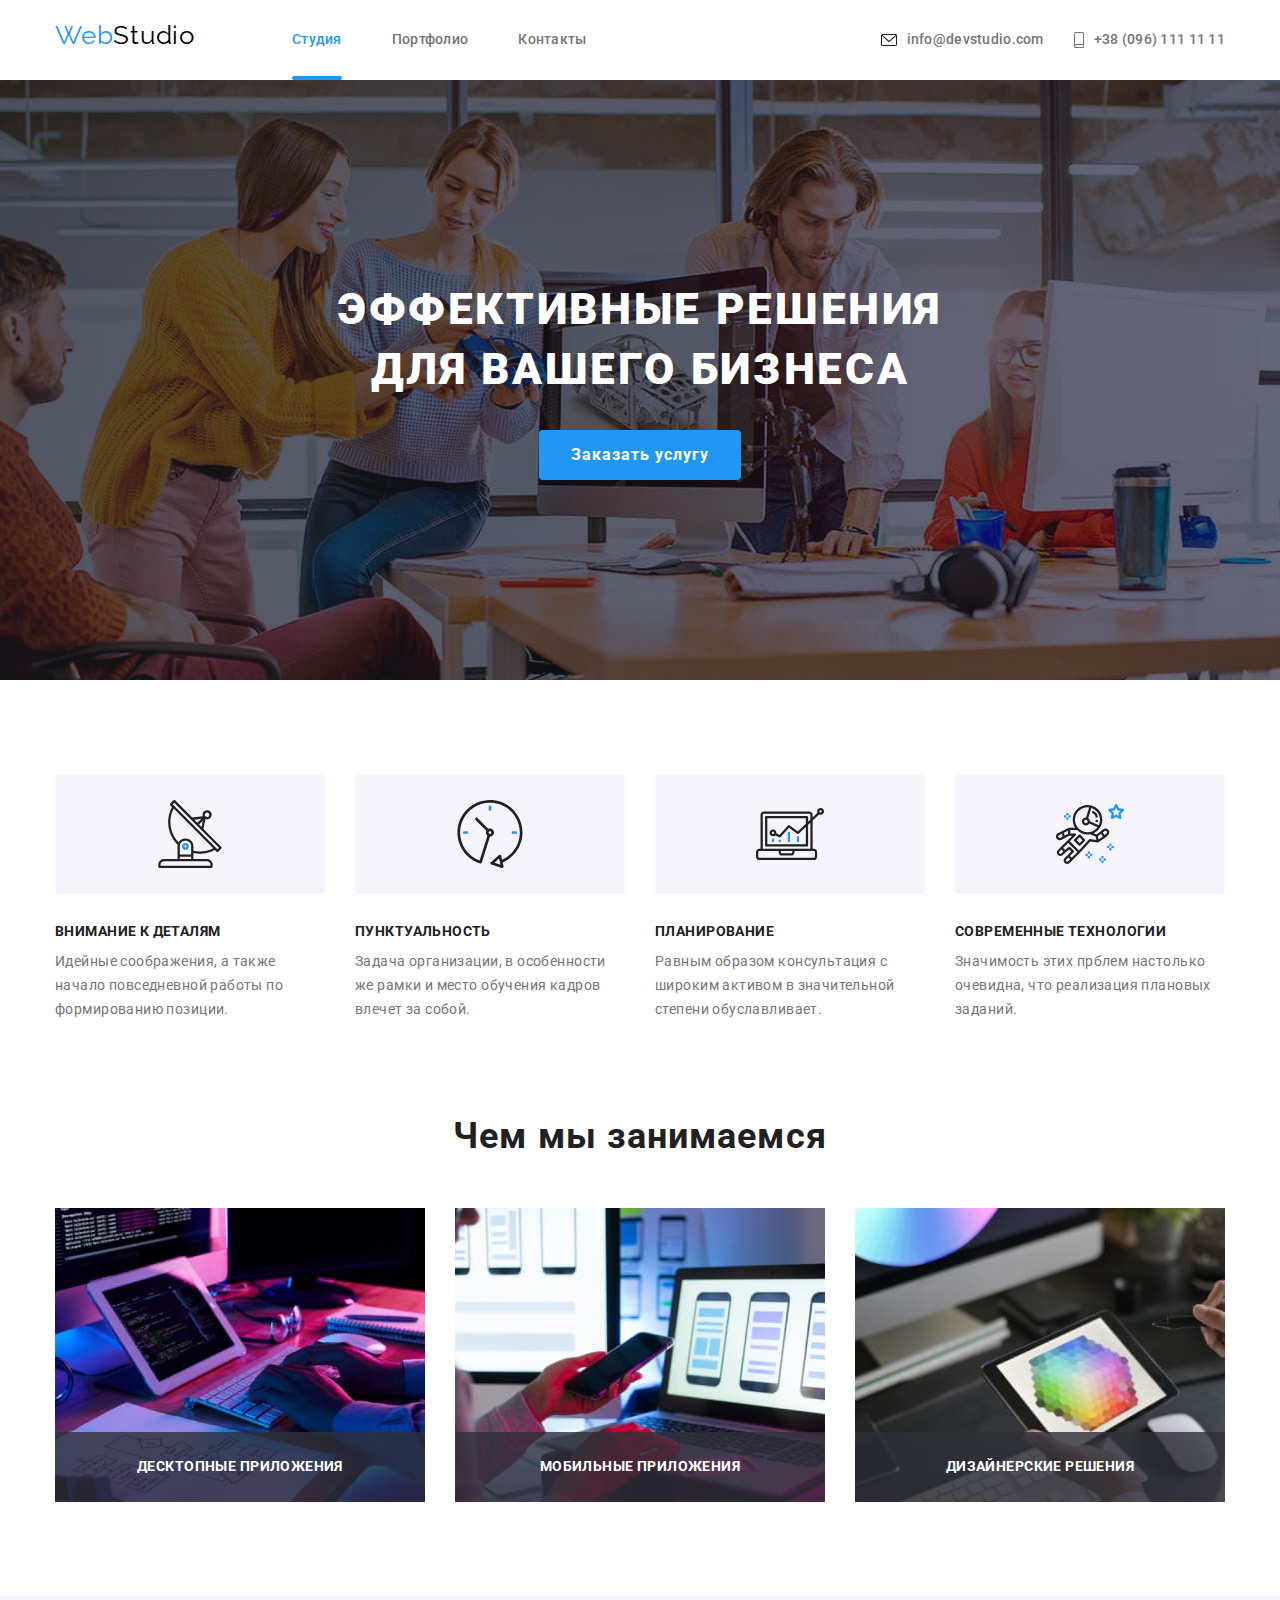
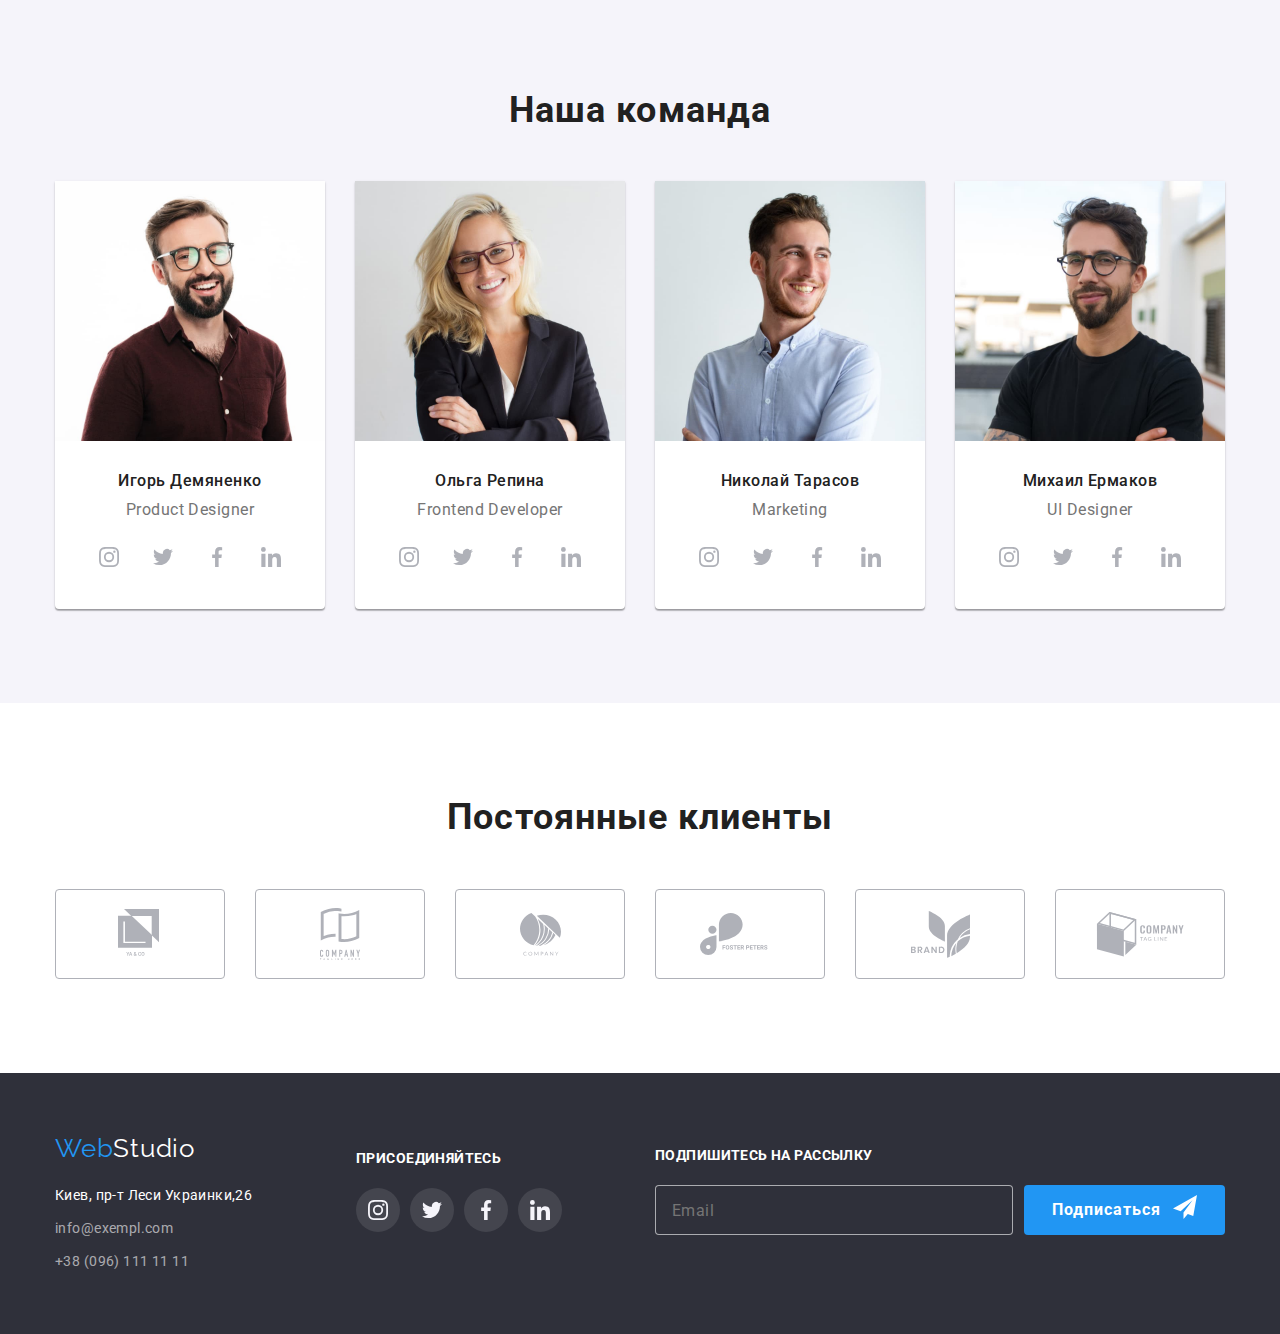
<file: index.html>
<!DOCTYPE html>
<html lang="ru">
  <head>
    <meta charset="UTF-8" />
    <meta name="viewport" content="width=device-width, initial-scale=1.0" />
    <title>Веб студия. Главная</title>
    <link
      href="https://fonts.googleapis.com/css2?family=Raleway:wght@700&family=Roboto:wght@400;500;700;900&display=swap"
      rel="stylesheet"
    />
    <link
      href="https://cdnjs.cloudflare.com/ajax/libs/modern-normalize/1.0.0/modern-normalize.min.css"
      rel="stylesheet"
    />
    <!-- параметр - fallback - заменен параметром swap в линке на гугл фонт.-->
    <!-- link rel="stylesheet" href="./css/normalize.css" /   -->
    <link rel="stylesheet" href="./css/common.css" />
    <link rel="stylesheet" href="./css/main.css" />
    <link rel="stylesheet" href="./css/modal-w-1.css" />
  </head>

  <body>
    <!-- Шапка страницы -->
    <header>
      <div class="container menu-nv">
        <!-- site-nav - Главная навигация -->
        <nav>
          <!-- logo Логотип, всегда ссылка -->
          <a href="./" lang="en" class="logo"
            >Web<span class="logo-black">Studio</span></a
          >
          <!-- site-nav - Ссылки на другие страницы или разделы текущей -->
          <ul class="list site-nav">
            <li class="li-site-nav">
              <a class="link current" href="./index.html">Студия</a>
            </li>
            <li class="li-site-nav">
              <a class="link" href="./html/portfolio.html">Портфолио</a>
            </li>
            <li class="li-site-nav">
              <a class="link" href="./">Контакты</a>
            </li>
          </ul>
        </nav>

        <!-- aus-nav, Contats -->
        <ul class="aus-nav list">
          <li class="mail-smartf">
            <a href="mailto:info@devstudio.com" class="link e-mail">
              <svg class="cnts-e-icon" width="16" height="12">
                <use href="./images/main/sprite-cl-gn.svg#envelope"></use>
              </svg>
              info@devstudio.com
            </a>
          </li>
          <li class="mail-smartf">
            <a href="tel:+380961111111" class="link smartphon">
              <svg class="cnts-s-icon" width="10" height="16">
                <use href="./images/main/sprite-cl-gn.svg#smartphone"></use>
              </svg>
              +38 (096) 111 11 11
            </a>
          </li>
        </ul>
      </div>
    </header>

    <!-- Уникальный контент страницы -->
    <main>
      <!-- Hero - Секция главная -->
      <section class="hero">
        <!--*розташування дає різницю*/-->
        <h1 class="hero-title">
          ЭФФЕКТИВНЫЕ РЕШЕНИЯ<br />
          ДЛЯ ВАШЕГО БИЗНЕСА
        </h1>
        <!-- order - Отображение кнопки  или-->
        <!-- service - Указываем ссыпку  без href=  -->
        <a href="#" class="butn" data-modal-open>Заказать услугу</a>
      </section>
      <!-- section advantage  - Секция преимуществ -->

      <section class="advntg">
        <div class="container">
          <ul class="list ul-advantage">
            <li class="li-advantage list-item-adv antenna">
              <h3 class="advantage-title">ВНИМАНИЕ К ДЕТАЛЯМ</h3>
              <p>
                Идейные соображения, а также начало повседневной работы по
                формированию позиции.
              </p>
            </li>
            <li class="li-advantage list-item-adv clock">
              <h3 class="advantage-title">ПУНКТУАЛЬНОСТЬ</h3>
              <p>
                Задача организации, в особенности же рамки и место обучения
                кадров влечет за собой.
              </p>
            </li>
            <li class="li-advantage list-item-adv diagram">
              <h3 class="advantage-title">ПЛАНИРОВАНИЕ</h3>
              <p>
                Равным образом консультация с широким активом в значительной
                степени обуславливает.
              </p>
            </li>
            <li class="li-advantage list-item-adv astronaut">
              <h3 class="advantage-title">СОВРЕМЕННЫЕ ТЕХНОЛОГИИ</h3>
              <p>
                Значимость этих прблем настолько очевидна, что реализация
                плановых заданий.
              </p>
            </li>
          </ul>
        </div>
      </section>

      <!-- section work -->

      <section class="section-work">
        <div class="container">
          <h2 class="section-title">Чем мы занимаемся</h2>
          <ul class="list lu-work">
            <li class="li-work img">
              <img
                src="./images/21.jpg"
                alt="Программист за работой, использует планшет, рукопись, набирая команды на клавиатуре."
                width="370"
              />
              <p class="label-work">ДЕСКТОПНЫЕ ПРИЛОЖЕНИЯ</p>
              <!--  -->
            </li>
            <li class="li-work img">
              <img
                src="./images/22.jpg"
                alt="Человек держит в руках айфон и работает на ноутбуке."
                width="370"
              />
              <p class="label-work">МОБИЛЬНЫЕ ПРИЛОЖЕНИЯ</p>
              <!--  -->
            </li>
            <li class="li-work img">
              <img
                src="./images/23.jpg"
                alt="Дизайнер держит в руках планшет и выбирает цвет из изображенной палитры цветов."
                width="370"
              />
              <p class="label-work">ДИЗАЙНЕРСКИЕ РЕШЕНИЯ</p>
              <!--  -->
            </li>
          </ul>
        </div>
      </section>

      <!-- section staff -->
      <section class="section-staff">
        <div class="container">
          <!--*розташування дає різницю*/-->
          <h2 class="section-title">Наша команда</h2>
          <ul class="list lu-staff">
            <li class="li-staff outline-staff img">
              <img
                src="./images/31.jpg"
                alt="Фотография Игоря Демяненко Product Designer."
                width="270"
              />
              <div class="staff-pr max-wd">
                <h3 class="staff-title">Игорь Демяненко</h3>
                <p class="staff-p">Product Designer</p>

                <!--soc icon-->
                <ul class="list soc-icon-list">
                  <li class="soc-icon-item">
                    <a
                      class="soc-icon-link"
                      href="https://instagram.com"
                      target="_blank"
                      rel="noopener noreferrer"
                      aria-label="ссылка Инстаграм"
                    >
                      <svg class="soc-icon">
                        <use
                          href="./images/main/sprite.svg#instagram-grey"
                        ></use>
                      </svg>
                    </a>
                  </li>
                  <li class="soc-icon-item">
                    <a
                      class="soc-icon-link"
                      href="https://twitter.com"
                      target="_blank"
                      rel="noopener noreferrer"
                      aria-label="ссылка Твиттер"
                    >
                      <svg class="soc-icon">
                        <use href="./images/main/sprite.svg#twitter-grey"></use>
                      </svg>
                    </a>
                  </li>
                  <li class="soc-icon-item">
                    <a
                      class="soc-icon-link"
                      href="https://facebook.com"
                      target="_blank"
                      rel="noopener noreferrer"
                      aria-label="ссылка Фейсбук"
                    >
                      <svg class="soc-icon">
                        <use
                          href="./images/main/sprite.svg#facebook-grey"
                        ></use>
                      </svg>
                    </a>
                  </li>
                  <li class="soc-icon-item">
                    <a
                      class="soc-icon-link"
                      href="https://linkedin.com"
                      target="_blank"
                      rel="noopener noreferrer"
                      aria-label="ссылка Линкедин"
                    >
                      <svg class="soc-icon">
                        <use
                          href="./images/main/sprite.svg#linkedin-grey"
                        ></use>
                      </svg>
                    </a>
                  </li>
                </ul>
              </div>
            </li>
            <!--end soc icon -->
            <li class="li-staff outline-staff img">
              <img
                src="./images/32.jpg"
                alt="Фотография Ольги Репиной Frontend Developer."
                width="270"
              />
              <div class="staff-pr max-wd">
                <h3 class="staff-title">Ольга Репина</h3>
                <p class="staff-p">Frontend Developer</p>

                <!--soc icon-->
                <ul class="list soc-icon-list">
                  <li class="soc-icon-item">
                    <a
                      class="soc-icon-link"
                      href="https://instagram.com"
                      target="_blank"
                      rel="noopener noreferrer"
                      aria-label="ссылка Инстаграм"
                    >
                      <svg class="soc-icon">
                        <use
                          href="./images/main/sprite.svg#instagram-grey"
                        ></use>
                      </svg>
                    </a>
                  </li>
                  <li class="soc-icon-item">
                    <a
                      class="soc-icon-link"
                      href="https://twitter.com"
                      target="_blank"
                      rel="noopener noreferrer"
                      aria-label="ссылка Твиттер"
                    >
                      <svg class="soc-icon">
                        <use href="./images/main/sprite.svg#twitter-grey"></use>
                      </svg>
                    </a>
                  </li>
                  <li class="soc-icon-item">
                    <a
                      class="soc-icon-link"
                      href="https://facebook.com"
                      target="_blank"
                      rel="noopener noreferrer"
                      aria-label="ссылка Фейсбук"
                    >
                      <svg class="soc-icon">
                        <use
                          href="./images/main/sprite.svg#facebook-grey"
                        ></use>
                      </svg>
                    </a>
                  </li>
                  <li class="soc-icon-item">
                    <a
                      class="soc-icon-link"
                      href="https://linkedin.com"
                      target="_blank"
                      rel="noopener noreferrer"
                      aria-label="ссылка Линкедин"
                    >
                      <svg class="soc-icon">
                        <use
                          href="./images/main/sprite.svg#linkedin-grey"
                        ></use>
                      </svg>
                    </a>
                  </li>
                </ul>
              </div>
            </li>
            <!--end soc icon -->

            <li class="li-staff outline-staff img">
              <img
                src="./images/33.jpg"
                alt="Фотография Николая Тарасова Marketing."
                width="270"
              />
              <div class="staff-pr max-wd">
                <h3 class="staff-title">Николай Тарасов</h3>
                <p class="staff-p">Marketing</p>

                <!--soc icon-->
                <ul class="list soc-icon-list">
                  <li class="soc-icon-item">
                    <a
                      class="soc-icon-link"
                      href="https://instagram.com"
                      target="_blank"
                      rel="noopener noreferrer"
                      aria-label="ссылка Инстаграм"
                    >
                      <svg class="soc-icon">
                        <use
                          href="./images/main/sprite.svg#instagram-grey"
                        ></use>
                      </svg>
                    </a>
                  </li>
                  <li class="soc-icon-item">
                    <a
                      class="soc-icon-link"
                      href="https://twitter.com"
                      target="_blank"
                      rel="noopener noreferrer"
                      aria-label="ссылка Твиттер"
                    >
                      <svg class="soc-icon">
                        <use href="./images/main/sprite.svg#twitter-grey"></use>
                      </svg>
                    </a>
                  </li>
                  <li class="soc-icon-item">
                    <a
                      class="soc-icon-link"
                      href="https://facebook.com"
                      target="_blank"
                      rel="noopener noreferrer"
                      aria-label="ссылка Фейсбук"
                    >
                      <svg class="soc-icon">
                        <use
                          href="./images/main/sprite.svg#facebook-grey"
                        ></use>
                      </svg>
                    </a>
                  </li>
                  <li class="soc-icon-item">
                    <a
                      class="soc-icon-link"
                      href="https://linkedin.com"
                      target="_blank"
                      rel="noopener noreferrer"
                      aria-label="ссылка Линкедин"
                    >
                      <svg class="soc-icon">
                        <use
                          href="./images/main/sprite.svg#linkedin-grey"
                        ></use>
                      </svg>
                    </a>
                  </li>
                </ul>
              </div>
            </li>
            <!--end soc icon -->

            <li class="li-staff outline-staff img">
              <img
                src="./images/34.jpg"
                alt="Фотография Михаила Ермакова UI Designer."
                width="270"
              />
              <div class="staff-pr max-wd">
                <h3 class="staff-title">Михаил Ермаков</h3>
                <p class="staff-p">UI Designer</p>

                <!--soc icon-->
                <ul class="list soc-icon-list">
                  <li class="soc-icon-item">
                    <a
                      class="soc-icon-link"
                      href="https://instagram.com"
                      target="_blank"
                      rel="noopener noreferrer"
                      aria-label="ссылка Инстаграм"
                    >
                      <svg class="soc-icon">
                        <use
                          href="./images/main/sprite.svg#instagram-grey"
                        ></use>
                      </svg>
                    </a>
                  </li>
                  <li class="soc-icon-item">
                    <a
                      class="soc-icon-link"
                      href="https://twitter.com"
                      target="_blank"
                      rel="noopener noreferrer"
                      aria-label="ссылка Твиттер"
                    >
                      <svg class="soc-icon">
                        <use href="./images/main/sprite.svg#twitter-grey"></use>
                      </svg>
                    </a>
                  </li>
                  <li class="soc-icon-item">
                    <a
                      class="soc-icon-link"
                      href="https://facebook.com"
                      target="_blank"
                      rel="noopener noreferrer"
                      aria-label="ссылка Фейсбук"
                    >
                      <svg class="soc-icon">
                        <use
                          href="./images/main/sprite.svg#facebook-grey"
                        ></use>
                      </svg>
                    </a>
                  </li>
                  <li class="soc-icon-item">
                    <a
                      class="soc-icon-link"
                      href="https://linkedin.com"
                      target="_blank"
                      rel="noopener noreferrer"
                      aria-label="ссылка Линкедин"
                    >
                      <svg class="soc-icon">
                        <use
                          href="./images/main/sprite.svg#linkedin-grey"
                        ></use>
                      </svg>
                    </a>
                  </li>
                </ul>
              </div>
            </li>
            <!--end soc icon -->
          </ul>
        </div>
      </section>

      <!-- секція клієнтів -->
      <section class="section-clients">
        <div class="container">
          <h2 class="section-title">Постоянные клиенты</h2>
          <ul class="list clts-icon-list">
            <li class="clts-icon-item">
              <a
                class="clts-icon-link"
                href="./index.html"
                target="_blank"
                rel="noopener noreferrer"
                aria-label="ссылка YA&CO"
              >
                <svg class="clts-icon-o">
                  <use href="./images/main/sprite-cl-gn.svg#logo-1"></use>
                </svg>
              </a>
            </li>

            <li class="clts-icon-item">
              <a
                class="clts-icon-link"
                href="./index.html"
                target="_blank"
                rel="noopener noreferrer"
                aria-label="ссылка COMPANY  TAGLINE HERE"
              >
                <svg class="clts-icon-t">
                  <use href="./images/main/sprite-cl-gn.svg#logo-2"></use>
                </svg>
              </a>
            </li>
            <li class="clts-icon-item">
              <a
                class="clts-icon-link"
                href="./index.html"
                target="_blank"
                rel="noopener noreferrer"
                aria-label="ссылка COMPANY"
              >
                <svg class="clts-icon-th">
                  <use href="./images/main/sprite-cl-gn.svg#logo-3"></use>
                </svg>
              </a>
            </li>
            <li class="clts-icon-item">
              <a
                class="clts-icon-link"
                href="./index.html"
                target="_blank"
                rel="noopener noreferrer"
                aria-label="ссылка FOSTER PETERS"
              >
                <svg class="clts-icon-fr">
                  <use href="./images/main/sprite-cl-gn.svg#logo-4"></use>
                </svg>
              </a>
            </li>
            <li class="clts-icon-item">
              <a
                class="clts-icon-link"
                href="./index.html"
                target="_blank"
                rel="noopener noreferrer"
                aria-label="ссылка BREND"
              >
                <svg class="clts-icon-fv">
                  <use href="./images/main/sprite-cl-gn.svg#logo-5"></use>
                </svg>
              </a>
            </li>
            <li class="clts-icon-item">
              <a
                class="clts-icon-link"
                href="./index.html"
                target="_blank"
                rel="noopener noreferrer"
                aria-label="ссылка COMPANY TAG LINES"
              >
                <svg class="clts-icon-sx">
                  <use href="./images/main/sprite-cl-gn.svg#logo-6"></use>
                </svg>
              </a>
            </li>
          </ul>
        </div>
      </section>
      <!---->
    </main>

    <!-- Подвал страницы -->
    <footer>
      <div class="container flexbox">
        <!-- Адрес и контакты -->
        <div class="block-adr">
          <a href="./" lang="en" class="logo padd"
            >Web<span class="logo-white">Studio</span></a
          >
          <address class="address">
            <span>Киев, пр-т Леси Украинки,26</span>
            <a href="mailto:info@exempl.com" class="aus-footer"
              >info@exempl.com</a
            >
            <a href="tel:+380961111111" class="aus-footer"
              >+38 (096) 111 11 11</a
            >
          </address>
        </div>
        <!-- соц. контакты, ПРИЗИВ -->
        <div>
          <div class="list soccontact">
            <b class="soccontact-title">ПРИСОЕДИНЯЙТЕСЬ</b>

            <div class="flexbox">
              <ul class="list fsoc-icon-list">
                <li class="fsoc-icon-item">
                  <a
                    class="fsoc-icon-link"
                    href="https://instagram.com"
                    target="_blank"
                    rel="noopener noreferrer"
                    aria-label="ссылка Инстаграм"
                  >
                    <svg class="fsoc-icon">
                      <use href="./images/main/sprite.svg#instagram-grey"></use>
                    </svg>
                  </a>
                </li>
                <li class="fsoc-icon-item">
                  <a
                    class="fsoc-icon-link"
                    href="https://twitter.com"
                    target="_blank"
                    rel="noopener noreferrer"
                    aria-label="ссылка Твиттер"
                  >
                    <svg class="fsoc-icon">
                      <use href="./images/main/sprite.svg#twitter-grey"></use>
                    </svg>
                  </a>
                </li>
                <li class="fsoc-icon-item">
                  <a
                    class="fsoc-icon-link"
                    href="https://facebook.com"
                    target="_blank"
                    rel="noopener noreferrer"
                    aria-label="ссылка Фейсбук"
                  >
                    <svg class="fsoc-icon">
                      <use href="./images/main/sprite.svg#facebook-grey"></use>
                    </svg>
                  </a>
                </li>
                <li class="fsoc-icon-item">
                  <a
                    class="fsoc-icon-link"
                    href="https://linkedin.com"
                    target="_blank"
                    rel="noopener noreferrer"
                    aria-label="ссылка Линкедин"
                  >
                    <svg class="fsoc-icon">
                      <use href="./images/main/sprite.svg#linkedin-grey"></use>
                    </svg>
                  </a>
                </li>
              </ul>
            </div>
          </div>
        </div>
        <div class="list telegram-contact">
          <b class="telegram-title">ПОДПИШИТЕСЬ НА РАССЫЛКУ</b>
          <div class="body-telegram">
            <form action="#" id="form" method="POST">
              <input
                  type="email"
                  name="telegram"
                  id="telegram"
                  class="box-telegram font-telegram"
                  placeholder="Email"
                  pattern="^[a-z\s]+@"
                  autocomplete="off"
                  required
                />
              
                <button type="submit" class="btn-p">
                  Подписаться
                  <svg class="icon-send" width="24" height="24">
                    <use href="./images/main/sprite-form.svg#icon-send"></use>
                  </svg>
                </button>
            
            </form>
          </div>
        </div>
      </div>
    </footer>

    <!-- модальне вікно, скрипт JS в modal.js-->

    <div class="backdrop is-hidden" data-modal>
      <div class="modal-w">
        <div class="content-modal">
          <button class="button-modal-close" data-modal-close="">
            <svg class="icon-modal-close" width="11" height="11">
              <use href="./images/main/sprite-cl-gn.svg#closelink"></use>
            </svg>
          </button>
          <p class="modal-title">Оставьте свои данные, мы вам перезвоним</p>

          <!--  ***  ***   -->
          <form action="#" method="POST">
            <div class="flexbox-modal">
              <label for="user-name" class="form-box">
                <!-- for="user-name" відповідний  id="user-name"  -->
                <span class="font-lt">Имя</span>
                <input
                  type="text"
                  name="user-name"
                  id="user-name"
                  class="inputs-row font-m"
                  placeholder=""
                  pattern="^[A-Za-zА-Яа-яЁё\s]+$"
                  autocomplete="off"
                  required
                />
                <svg
                  class="form__field-icon bottom-black-shedow"
                  width="18"
                  height="18"
                >
                  <use
                    href="./images/main/sprite-form.svg#person-black-18dp"
                  ></use>
                </svg>
              </label>

              <label for="user-tel" class="form-box">
                <span class="font-lt">Телефон</span>
                <input
                  type="tel"
                  name="user-tel"
                  id="user-tel"
                  class="inputs-row font-m"
                  placeholder=""
                  pattern="\+?[0-9\s\-\(\)]+"
                  autocomplete="off"
                  required
                />
                <!--  value="tel:+380"   -->
                <svg class="form__field-icon bottom-black-shedow" width="18" height="18">
                  <use
                    href="./images/main/sprite-form.svg#phone-black-18dp"
                  ></use>
                </svg>
              </label>

              <label for="user-email" class="form-box">
                <span class="font-lt">Почта</span>
                <input
                  type="email"
                  name="user-email"
                  id="user-email"
                  class="inputs-row font-m"
                  placeholder=""
                  pattern="([a-z0-9_-]+\.)*[a-z0-9_-]+@[a-z0-9_-]+(\.[a-z0-9_-]+)*\.[a-z]{2,6}$"
                  autocomplete="off"
                  required
                />
                <svg
                  class="form__field-icon bottom-black-shedow"
                  width="18"
                  height="18"
                >
                  <use
                    href="./images/main/sprite-form.svg#email-black-18dp"
                  ></use>
                </svg>
              </label>

              <label for="user-message" class="form-box">
                <span class="font-lt">Комментарий</span>
                <textarea
                  class="inputs-row message-box font-m color-message"
                  
                  id="user-message"
                  name="user-message"
                  placeholder="Введите текст"
                  
                ></textarea>
              </label>
            </div>
            <!-- <label for="checkbox" class="checkbox-label"> 
              <input type="checkbox" class="checkbox visually-hidden" id="checkbox" checked /> -->
            <!--<div class="fieldset">
                  <input type="radio" name="" id="" />
                  <input type="radio" name="" id="" />
                  <input type="radio" name="" id="" />
                  </div> -->
            <!--<input type="range" min="10" max="40" step="5" name="" id="" value="20"/> -->
            <!--<input type="number" name="" id="" /> -->
            <!--<select name="" id="">
                    <option value="">1</option>"></option>
                    <option value="">2</option>"></option>
                    <option value="">3</option>"></option>
                  </select> -->
            <div>
              <label for="checkbox" class="checkbox-label">
                <input id="checkbox" 
                       type="checkbox" 
                                    class="checkbox icon-checkbox  font-m">
                  <span class="text-checkbox">Соглашаюсь с рассылкой и принимаю
                    <a href="#" 
                       class="link-contract color-contract">Условия договора
                    </a>
                  </span>
              </label>
            </div>
            
            <!--  <button type="button" data-modal-close>закрить</button> -->
            <button type="submit" class="butn butn-shedow butn-submit">
              Отправить
            </button>
          </form>
        </div>
        <!--  *** end ***   -->
      </div>
    </div>

    <!--  скрипт JS в modal.js    -->
    <script src="./js/modal.js"></script>
  </body>
</html>

<!-- абсолютные пути
                  <img src="https://www.figma.com/file/VQ02IIL57fc33U4GP1WEdf/Web-Studio-Version-2.0?node-id=1572%3A136"
                
                  <img src="https://www.figma.com/file/VQ02IIL57fc33U4GP1WEdf/Web-Studio-Version-2.0?node-id=1572%3A141"
             
                  <img src="https://www.figma.com/file/VQ02IIL57fc33U4GP1WEdf/Web-Studio-Version-2.0?node-id=1572%3A146"
    
                  <img src="https://www.figma.com/file/VQ02IIL57fc33U4GP1WEdf/Web-Studio-Version-2.0?node-id=1572%3A155"
                  
                  <img src="https://www.figma.com/file/VQ02IIL57fc33U4GP1WEdf/Web-Studio-Version-2.0?node-id=1572%3A183"
               
                  <img src="https://www.figma.com/file/VQ02IIL57fc33U4GP1WEdf/Web-Studio-Version-2.0?node-id=1572%3A211"
               
                  <img src="https://www.figma.com/file/VQ02IIL57fc33U4GP1WEdf/Web-Studio-Version-2.0?node-id=1572%3A239"  -->
</file>
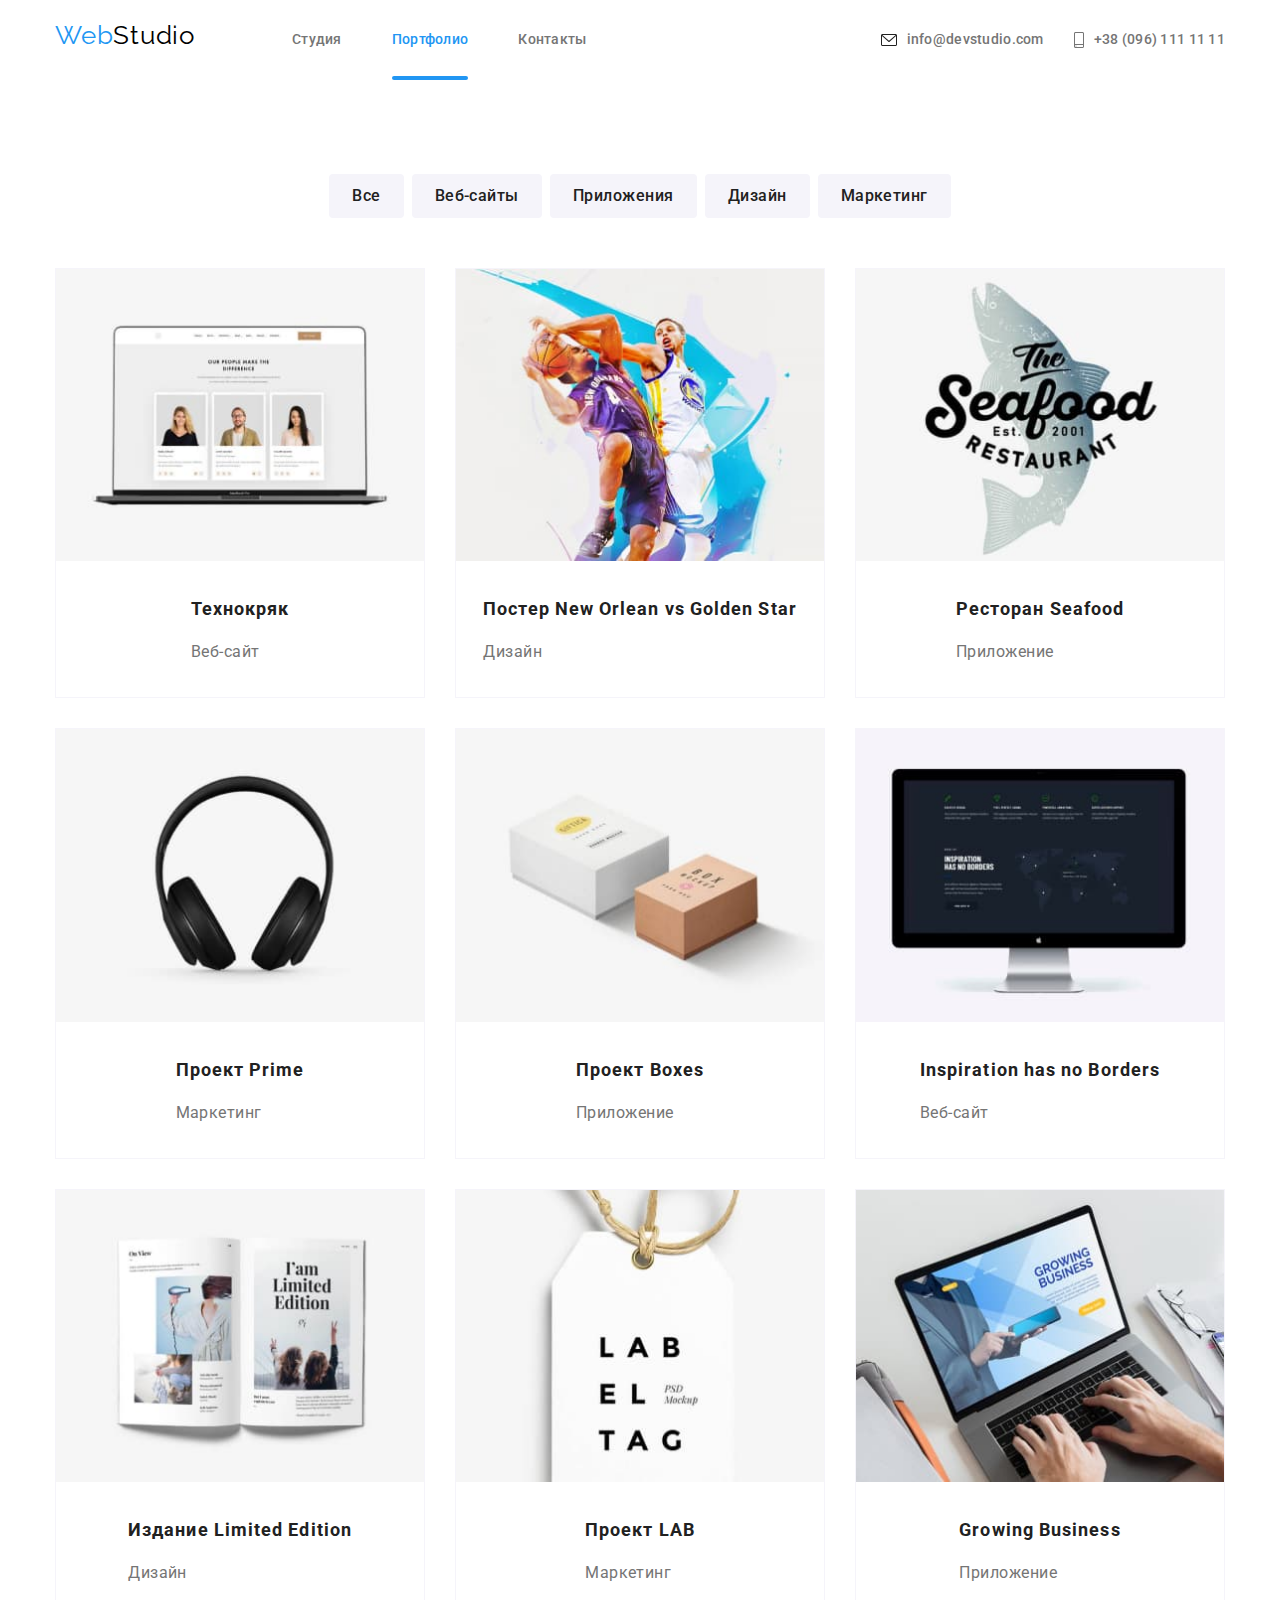
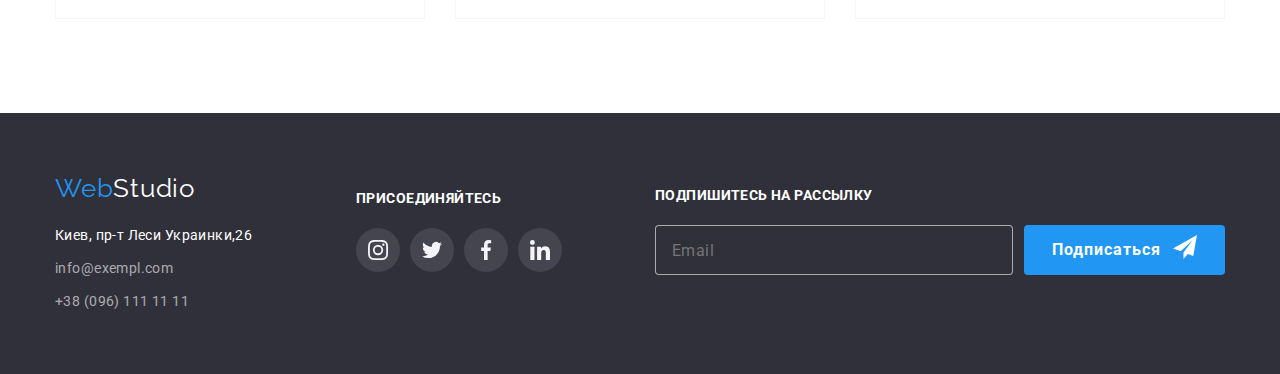
<file: html/portfolio.html>
<!DOCTYPE html>
<html lang="ru">
  <head>
    <meta charset="UTF-8" />
    <meta name="viewport" content="width=device-width, initial-scale=1.0" />
    <title>Portfolio</title>
    <link
      href="https://fonts.googleapis.com/css2?family=Raleway:wght@700&family=Roboto:wght@400;500;700;900&display=swap"
      rel="stylesheet"
    />
    <link
      href="https://cdnjs.cloudflare.com/ajax/libs/modern-normalize/1.0.0/modern-normalize.min.css"
      rel="stylesheet"
    />
    <!-- Див.на 2.34 год. вебінар Модуль 2. Вебинар №3. Основы CSS. Селекторы. Цвет -->
    <!-- link rel="stylesheet" href="./css/normalize.css" /   -->
    <link rel="stylesheet" href="../css/common.css" />
    <link rel="stylesheet" href="../css/portfolio.css" />
    <link rel="stylesheet" href="../css/modal-w-1.css" />
  </head>

  <!-- Контент страницы portfolio-->

  <body>
    <!-- Шапка страницы -->
    <header>
      <div class="container menu-nv">
        <!-- site-nav - Главная навигация -->
        <nav>
          <!-- logo Логотип, всегда ссылка -->
          <a href="../" lang="en" class="logo"
            >Web<span class="logo-black">Studio</span></a
          >
          <!-- site-nav - Ссылки на другие страницы или разделы текущей -->
          <ul class="list site-nav">
            <li class="li-site-nav">
              <a class="link" href="../index.html">Студия</a>
            </li>
            <li class="li-site-nav">
              <a class="link current" href="../html/portfolio.html"
                >Портфолио</a
              >
            </li>
            <li class="li-site-nav">
              <a class="link" href="../">Контакты</a>
            </li>
          </ul>
        </nav>

        <!-- aus-nav, Contats -->
        <ul class="aus-nav list">
          <li class="mail-smartf">
            <a href="mailto:info@devstudio.com" class="link e-mail">
              <svg class="cnts-e-icon" width="16" height="12">
                <use href="../images/main/sprite-cl-gn.svg#envelope"></use>
              </svg>
              info@devstudio.com
            </a>
          </li>
          <li class="mail-smartf">
            <a href="tel:+380961111111" class="link smartphon">
              <svg class="cnts-s-icon" width="10" height="16">
                <use href="../images/main/sprite-cl-gn.svg#smartphone"></use>
              </svg>
              +38 (096) 111 11 11
            </a>
          </li>
        </ul>
      </div>
    </header>

    <main>
      <!-- навигация портфолио-->
      <section class="general">
        <div class="container">
          <ul class="filter-btn list topline">
            <li class="describe-btn">
              <button type="button">Все</button>
            </li>
            <li class="describe-btn">
              <button type="button">Веб-сайты</button>
            </li>
            <li class="describe-btn">
              <button type="button">Приложения</button>
            </li>
            <li class="describe-btn">
              <button type="button">Дизайн</button>
            </li>
            <li class="describe-btn">
              <button type="button">Маркетинг</button>
            </li>
          </ul>

          <!--  <h1> ПОРТФОЛИО </h1>      -->
          <ul class="list ul-dcrtn">
            <li class="block-li">
              <!-- cсилка  -->
              <a class="link hf" href="">
                <div class="thumb-c">
                  <img
                    src="../images/portfolio-img/hw-02-001.jpg"
                    alt="Изибражение контента веб-сайта."
                    width="370"
                    height="294"
                  />
                  <p class="describe-work">
                    Технокряк это современная площадка распространения
                    коронавируса. Компании используют эту платформу для
                    цифрового шпионажа и атак на защищенные сервера конкурентов.
                  </p>
                </div>
                <div class="card-title">
                  <h2 class="name-work">Технокряк</h2>
                  <p class="type-work">Веб-сайт</p>
                </div>
              </a>
            </li>

            <li class="block-li">
              <!-- cсилка  -->
              <a class="link hf" href="">
                <div class="thumb-c">
                  <img
                    src="../images/portfolio-img/hw-02-002.jpg"
                    alt="Изображение баскетболистов с мячем."
                    width="370"
                    height="294"
                  />
                  <p class="describe-work">
                    Технокряк это современная площадка распространения
                    коронавируса. Компании используют эту платформу для
                    цифрового шпионажа и атак на защищенные сервера конкурентов.
                  </p>
                </div>

                <div class="card-title">
                  <h2 class="name-work">Постер New Orlean vs Golden Star</h2>
                  <p class="type-work">Дизайн</p>
                </div>
              </a>
            </li>
            <li class="block-li">
              <!-- cсилка  -->
              <a class="link hf" href="">
                <div class="thumb-c">
                  <img
                    src="../images/portfolio-img/hw-02-003.jpg"
                    alt="Изображение афиши ресторана Seafood."
                    width="370"
                    height="294"
                  />
                  <p class="describe-work">
                    Технокряк это современная площадка распространения
                    коронавируса. Компании используют эту платформу для
                    цифрового шпионажа и атак на защищенные сервера конкурентов.
                  </p>
                </div>

                <div class="card-title">
                  <h2 class="name-work">Ресторан Seafood</h2>
                  <p class="type-work">Приложение</p>
                </div>
              </a>
            </li>

            <li class="block-li">
              <!-- cсилка  -->
              <a class="link hf" href="">
                <div class="thumb-c">
                  <img
                    src="../images/portfolio-img/hw-02-004.jpg"
                    alt="Изображение товара наушникм."
                    width="370"
                    height="294"
                  />
                  <p class="describe-work">
                    Технокряк это современная площадка распространения
                    коронавируса. Компании используют эту платформу для
                    цифрового шпионажа и атак на защищенные сервера конкурентов.
                  </p>
                </div>

                <div class="card-title">
                  <h2 class="name-work">Проект Prime</h2>
                  <p class="type-work">Маркетинг</p>
                </div>
              </a>
            </li>
            <li class="block-li">
              <!-- cсилка  -->
              <a class="link hf" href="">
                <div class="thumb-c">
                  <img
                    src="../images/portfolio-img/hw-02-005.jpg"
                    alt="Изображение упаковочных коробок."
                    width="370"
                    height="294"
                  />
                  <p class="describe-work">
                    Технокряк это современная площадка распространения
                    коронавируса. Компании используют эту платформу для
                    цифрового шпионажа и атак на защищенные сервера конкурентов.
                  </p>
                </div>

                <div class="card-title">
                  <h2 class="name-work">Проект Boxes</h2>
                  <p class="type-work">Приложение</p>
                </div>
              </a>
            </li>
            <li class="block-li">
              <!-- cсилка  -->
              <a class="link hf" href="">
                <div class="thumb-c">
                  <img
                    src="../images/portfolio-img/hw-02-006.jpg"
                    alt="Изображение презентации веб-сайта."
                    width="370"
                    height="294"
                  />
                  <p class="describe-work">
                    Технокряк это современная площадка распространения
                    коронавируса. Компании используют эту платформу для
                    цифрового шпионажа и атак на защищенные сервера конкурентов.
                  </p>
                </div>

                <div class="card-title">
                  <h2 class="name-work">Inspiration has no Borders</h2>
                  <p class="type-work">Веб-сайт</p>
                </div>
              </a>
            </li>
            <li class="block-li">
              <!-- cсилка  -->
              <a class="link hf" href="">
                <div class="thumb-c">
                  <img
                    src="../images/portfolio-img/hw-02-007.jpg"
                    alt="Изображение рекламного издания."
                    width="370"
                    height="294"
                  />
                  <p class="describe-work">
                    Технокряк это современная площадка распространения
                    коронавируса. Компании используют эту платформу для
                    цифрового шпионажа и атак на защищенные сервера конкурентов.
                  </p>
                </div>

                <div class="card-title">
                  <h2 class="name-work">Издание Limited Edition</h2>
                  <p class="type-work">Дизайн</p>
                </div>
              </a>
            </li>
            <li class="block-li">
              <!-- cсилка  -->
              <a class="link hf" href="">
                <div class="thumb-c">
                  <img
                    src="../images/portfolio-img/hw-02-008.jpg"
                    alt="Изображение бирка товара."
                    width="370"
                    height="294"
                  />
                  <p class="describe-work">
                    Технокряк это современная площадка распространения
                    коронавируса. Компании используют эту платформу для
                    цифрового шпионажа и атак на защищенные сервера конкурентов.
                  </p>
                </div>

                <div class="card-title">
                  <h2 class="name-work">Проект LAB</h2>
                  <p class="type-work">Маркетинг</p>
                </div>
              </a>
            </li>
            <li class="block-li">
              <!-- cсилка  -->
              <a class="link hf" href="">
                <div class="thumb-c">
                  <img
                    src="../images/portfolio-img/hw-02-009.jpg"
                    alt="Изображение презентации бизнеса на ноутбуке."
                    width="370"
                    height="294"
                  />
                  <p class="describe-work">
                    Технокряк это современная площадка распространения
                    коронавируса. Компании используют эту платформу для
                    цифрового шпионажа и атак на защищенные сервера конкурентов.
                  </p>
                </div>

                <div class="card-title">
                  <h2 class="name-work">Growing Business</h2>
                  <p class="type-work">Приложение</p>
                </div>
              </a>
            </li>
          </ul>
        </div>
      </section>
    </main>

    <!-- Подвал страницы -->
    <footer>
      <div class="container flexbox">
        <!-- Адрес и контакты -->
        <div class="block-adr">
          <a href="../index.html" lang="en" class="logo padd"
            >Web<span class="logo-white">Studio</span></a
          >
          <address class="address">
            <span>Киев, пр-т Леси Украинки,26</span>
            <a href="mailto:info@exempl.com" class="aus-footer"
              >info@exempl.com</a
            >
            <a href="tel:+380961111111" class="aus-footer"
              >+38 (096) 111 11 11</a
            >
          </address>
        </div>
        <!-- соц. контакты, ПРИЗИВ -->
        <div>
          <div class="list soccontact">
            <b class="soccontact-title">ПРИСОЕДИНЯЙТЕСЬ</b>

            <div class="flexbox">
              <ul class="list fsoc-icon-list">
                <li class="fsoc-icon-item">
                  <a
                    class="fsoc-icon-link"
                    href="https://instagram.com"
                    target="_blank"
                    rel="noopener noreferrer"
                    aria-label="ссылка Инстаграм"
                  >
                    <svg class="fsoc-icon">
                      <use
                        href="../images/main/sprite.svg#instagram-grey"
                      ></use>
                    </svg>
                  </a>
                </li>
                <li class="fsoc-icon-item">
                  <a
                    class="fsoc-icon-link"
                    href="https://twitter.com"
                    target="_blank"
                    rel="noopener noreferrer"
                    aria-label="ссылка Твиттер"
                  >
                    <svg class="fsoc-icon">
                      <use href="../images/main/sprite.svg#twitter-grey"></use>
                    </svg>
                  </a>
                </li>
                <li class="fsoc-icon-item">
                  <a
                    class="fsoc-icon-link"
                    href="https://facebook.com"
                    target="_blank"
                    rel="noopener noreferrer"
                    aria-label="ссылка Фейсбук"
                  >
                    <svg class="fsoc-icon">
                      <use href="../images/main/sprite.svg#facebook-grey"></use>
                    </svg>
                  </a>
                </li>
                <li class="fsoc-icon-item">
                  <a
                    class="fsoc-icon-link"
                    href="https://linkedin.com"
                    target="_blank"
                    rel="noopener noreferrer"
                    aria-label="ссылка Линкедин"
                  >
                    <svg class="fsoc-icon">
                      <use href="../images/main/sprite.svg#linkedin-grey"></use>
                    </svg>
                  </a>
                </li>
              </ul>
            </div>
          </div>
        </div>

        <div class="list telegram-contact">
          <b class="telegram-title">ПОДПИШИТЕСЬ НА РАССЫЛКУ</b>
          <div class="body-telegram">
            <form action="#" id="form" method="POST">
              <input
                type="email"
                name="user-telegram"
                id="user-telegram"
                class="box-telegram font-telegram"
                placeholder="Email"
                pattern="^[^@\\s]+@[^@\\s]+\\.[^@\\s]+$"
                autocomplete="off"
                required
              />

               <button type="submit" class="btn-p">
                  Подписаться
                  <svg class="icon-send" width="24" height="24">
                    <use href="../images/main/sprite-form.svg#icon-send"></use>
                  </svg>
                </button>
              
            </form>
          </div>
        </div>
      </div>
    </footer>
    <!-- Ставим перед закрывающим тегом body.
        data-modal-open - на кнопку открытия модального окна
        data-modal-close - на кнопку закрытия модального окна
        data-modal - на бекдроп модального окна  -->
    <script src="../js/modal.js"></script>
  </body>
</html>
</file>
<file: css/common.css>
:root {
  /*як селектор html для index.html
  Робимо об'яву своїх перемінних:*/
  --primary-text-color: #212121;
  --title-text-color: #757575;
  --accent-color: #2196f3;
  --primary-white-color: #ffffff;

  --secondary-bckgr-color: #2f303a;
  --secondary-grey-color: rgba(255, 255, 255, 0.6);
  --soc-icon-grey-color:  rgba(255, 255, 255, 0.1);
  --field-color:  rgba(47, 48, 58, 0.8);
  --thumb-c-color: rgba(33, 150, 243, 0.9);  /* Голубой #2196f3 (33, 150, 243) 90% */
 
  --secondary-black-color: #000000;
  --button-bckgr-color: #f5f4fa;
  --soc-icon-color: #AFB1B8;
  --no-color: #00; /* 00 - полностью прозрачный */
  --noel-color: rgba(0, 0, 0, 0.1);
  --butn-background: #E5E5E5;

  --timing-function:  cubic-bezier(0.4, 0, 0.2, 1);
}


body {
  background-color: var(--primary-white-color);
  color: var(--title-text-color);

  font-family: Roboto, Raleway, sans-serif;
  /*щрифт без насічок*/
  /*letter-spacing: 0.15em;   Унаслідковуване*/
}

.container {
  /*  центрування  */
  /*margin: 0 auto;*/
  margin-left: auto;
  margin-right: auto;
  width: 1200px; /* 1170 + 15 + 15 */
  padding-left: 15px;
  padding-right: 15px;


  /*outline: 2px solid tomato; /* слой */
  /* background-color: #fffbbb; / завжди використовуватити в роботі з container*/
}

/*  margin: 0 auto;  */

img {
  /*зняти margin в картиках*/
  display: block;
  max-width: 100%;
  height: auto;
}
a {
  text-decoration: none;
}

/*{ display: inline-block; /Превращает любой элемент в строчный, простой  текст */

/**** Site-nav  */
.menu-nv {
  position: relative;     /*модальне вікго ? */
  display: flex;
  height: 80px;
  align-items: center;
}

.list {
  padding: 0; /* або пройтись через ліву крайню кнопку в F12 */
  margin: 0; /* або пройтись через ліву крайню кнопку в F12 */
           
  /* class для сброса стиля, например, точек при uL 
  и link для можно так же. M.2,Веб.З: 1.42.20 */
  list-style: none; 
}

/* logo */
.logo {
  display: inline-flex;
  color: var(--accent-color);
  font-family: Raleway, cursive;
  font-size: 26px;
  line-height: 1.19;
  /* identical to box height */
  letter-spacing: 0.03em;
  text-decoration: none; /*праює тільки зі ссилками*/
 }

.logo-black {
  margin-right: 93px; 
  color: var(--secondary-black-color);
}

.site-nav .link,
.aus-nav .link {
  
  display: block;
  align-items: center;
  padding-top: 32px;
  padding-bottom: 32px;

  color: var(--title-text-color);

  font-weight: 500;
  font-size: 14px;
  line-height: 1.14;
  letter-spacing: 0.02em;
}
/* очистка крайньої геометрії, 3-й варіант*/
.site-nav .li-site-nav + .li-site-nav { 
   margin-left: 50px; 
}

.site-nav {
  display: inline-flex;
}
.site-nav .current{
  display: block; /* зняти зазор перед елементом справа (для inline block - не застосовується)*/
  color: var(--accent-color);
  transition: color 250ms  var(--timing-function),
              opacity 250ms  var(--timing-function);
}
.site-nav .link:hover,
.site-nav .current:focus {
  color: var(--accent-color);
  text-decoration: none; /*праює тільки зі ссилками*/

}

/* контакти:іконки mail-tel */
/* svg */

.cnts-e-icon {        /* <swg> */
  margin-right: 10px;
  /*width: 16px;
  height: 12px;*/
  fill: var(--primary-text-color);

}
.e-mail {             /* <a> */
  display: flex;
  align-items: center;
}

.cnts-s-icon {        /* <swg> */
  margin-right:10px;   
  /*width: 10px;
  height: 16px;*/
  fill: var(--title-text-color); /* перед цим з sprite.svg видалити fill */
}   
.smartphon {            /* <a> */
  display: flex;
  align-items: center;
}

.mail-smartf {    /* <li>  */
  display: flex;  
  align-items: center; 
 /* background-color: var(--soc-icon-grey-color);*/
 }

.mail-smartf .link  {
  display: flex;  /* зняти зазор перед елементом справа (для inline block - не застосовується) */
  padding-top: 32px;
  padding-bottom: 32px;
  align-items: center;
}
.aus-nav {     /* <ul> */
  display: flex;
  margin-left: auto;
}
.aus-nav .mail-smartf + .mail-smartf {    /* <li>  */
  margin-left: 30px;

}

.aus-nav .e-mail:hover .cnts-e-icon,
.aus-nav .smartphon:hover .cnts-s-icon {
  fill: var(--accent-color);
  transition: fill 250ms  var(--timing-function),
  opacity 250ms  var(--timing-function);
}
.aus-nav .e-mail:hover, 
.aus-nav .e-mail:focus, 
.aus-nav .smartphon:hover,
.aus-nav .smartphon:focus {
 color: var(--accent-color);
}

/* :: finger і підкреслювання */
/*.finger::after {
  background-image: url("../images/finger.svg");    /*фонове зображення  /
  fill: var(--soc-icon-color); / перед цим з sprite.svg видалити fill /
}
.finger:hover::after {
  background-image: url("../images/finger.svg");
  fill: var(--accent-color);
}    */

 /*.menu-link .current:hover::after {
  content: ""; /*обовязкова властивысть псевдоелемента, для йоно створення досить залишити пустим*/
  /*position: absolute; /* ! на предка назначити  position: relative;*/
 /* position: relative;
      display: flex;
      left: 453px;
  bottom: 0;
  width: 49px;
  height: 4px;
  background-color: var(--accent-color);
    outline: 1px solid tomato; /* слой /
  border-radius: 2px; */
 
.li-site-nav{
  position: relative;
 }
.current::after {   /* клас з   <a class="link current" href="./index.html">Студия</a> */
  content: "";
  position: absolute; /* ! на батька задати ссилку  position: relative; +++ -> вище */
  width: 100%;
  height: 4px;
  left:0;
  bottom:0;
  background: var(--accent-color);
  border-radius: 2px; 
  align-items: center;
}
  

/* main */
/* end main */


/*  footer,  для portfolio, index */
.flexbox {
  display: flex;
}
/*footer background #2F303A*/

footer {
     /*  центрування  */
    /*margin: 0 auto;*/
  margin left: auto;
  margin right: auto;
  margin-top: 0;
  margin-bottom: 0;
  padding-top: 60px;
  padding-bottom: 60px;
/*  padding-left: 15px;
  padding-right: 15px; */
  background-color: var(--secondary-bckgr-color);
  color: var(--primary-white-color);
}
.block-adr{
  display: block;
  direction: column;
}

/* logo */
.logo-white {
  color: var(--primary-white-color);
}
/* address */
.address {
  width: 231px;
  margin-right: 70px;
  margin-top: 20px;
  font-style: normal;
  font-weight: 400;
  font-size: 14px;
  line-height: 1.71; /* or 171% */
  letter-spacing: 0.03em;
}
.aus-footer {
  display: block;
  margin-top: 9px; 
  color: var(--secondary-grey-color);
  direction: column;
  transition: color 250ms  var(--timing-function),
  opacity 250ms  var(--timing-function);
}
.aus-footer:hover,
.aus-footer:focus {
  /*ефект наведення M.2,Веб.З: 1.47.20 */
  color: var(--accent-color);
}
.soccontact{
  /* padding-top: 75px;
 padding-bottom: 97px; */
 width: 206px;
 margin-top: 15px;
 margin-bottom: 34px;
 margin-right: 93px;
} 
.soccontact-title {
margin-top: 0;
/*margin-bottom: 20px;*/
font-weight: 700;
font-size: 14px;
line-height: 1.45;
letter-spacing: 0.03em;
 color: var(--primary-white-color);
}

/***  сщціальні  компоненти  ***/

.list .fsoc-icon-list {
  /* позиціонуємо елементи <ul>  в ряд, Практ. №8 1.50.59 */
  display: flex;
  justify-content: center; 
  padding-bottom: 0; 
  margin-top: 20px;
}
.fsoc-icon-item:not(:last-child) {
  /* елементи <li> */
  margin-right: 10px;
}
.fsoc-icon {
  /* іконка <svg>*/
  height: 20px;
  width: 20px;
  fill: var(--button-bckgr-color); /* перед цим з sprite.svg видалити fill */
  transition: fill 250ms  var(--timing-function), 
  opacity 250ms var(--timing-function);
}
 .fsoc-icon-item .fsoc-icon-link{
  /* ссилка <a> */
  display: flex;
  justify-content: center;
  align-items: center;
  width: 44px;
  height: 44px;
  border-radius: 50%;
  background-color: var(--soc-icon-grey-color);
  transition: background-color 250ms  var(--timing-function),
  opacity 250ms  var(--timing-function);
  /*  background-color: var(--primary-white-color); */
}
.fsoc-icon-link:hover {
  /* задаємо колір на ссилку при hover, Практ. №8 2.04.20  */
  background-color: var(--accent-color);
}
.fsoc-icon-item .fsoc-icon-link:hover .fsoc-icon {
    /* hover на ссилку */
  fill: var(--primary-white-color);
}

/*  .soc-icon {
 fill: var(--accent-color);
} */

.telegram-contact{
  /* padding-top: 75px;
 padding-bottom: 97px; */
 width: 570px;
 height: 86px;
 margin-top: 12px;

} 
.telegram-title {
margin-top: 0;
left: 0;
/*margin-bottom: 20px;*/
font-weight: 700;
font-size: 14px;
line-height: 1.45;
letter-spacing: 0.03em;
 color: var(--primary-white-color);
}
.body-telegram {
    display: flex ;
    position: relative;
    padding-top: 20px;
  }
  
 .box-telegram {
   display: flex ;
  position: relative;
  width: 358px;
  height: 50px;
  margin-right: 12px;
  border: 1px solid rgba(255, 255, 255, 0.6);
  background-color: var(--secondary-bckgr-color);
  box-sizing: border-box;
  border-radius: 4px;
  padding-left: 16px ;
}
.font-telegram {
  font-size: 16px;
  line-height: 1.25;
  display: flex;
  align-items: center;
  letter-spacing: 0.03em;
  color: rgba(255, 255, 255, 0.6);
  }


.btn-p {
  display: flex; /*щоб розвернути в горизонталь і запрацювали  padding горизонталі */
  position: absolute;
  right: 0;
  bottom: 0;
  width: auto;
  height: 50px;
  border-radius: 4px;
  padding-left: 28px; 
  padding-right: 28px ;
 
  padding-top: 10px;
  padding-bottom: 10px;
  justify-content: center;
  border-style: none;
  /* border-color робимо прозорим якщо border є  transparent ; opacity: 0.5; */

  color: var(--primary-white-color);
  background-color: var(--accent-color);

  font-weight: 700;
  font-size: 16px;
  line-height: 1.87;
  letter-spacing: 0.06em;

  text-align: center;
  transition: background-color 250ms var(--timing-function),
    color 250ms var(--timing-function), opacity 250ms var(--timing-function);
}
  .icon-send {
   display: inline-block; 
   fill: var(--primary-white-color);
   margin-left: 12px;
   transition: fill 250ms var(--timing-function), opacity 250ms var(--timing-function);
}

.btn-p:hover,
.btn-p:focus {
  background-color: var(--accent-color);
  color: var(--secondary-grey-color);
  fill: var(--secondary-grey-color);
}
</file>
<file: css/main.css>
/*hero*/
h1 {
  font-weight: 900;
  font-size: 44px;
  line-height: 1.36; /* or 136% */
  text-align: center;
  letter-spacing: 0.06em;
}

.hero-title {
  margin-top: 0;
  margin-bottom: 0;
}

.hero {
  /* height: 600px; центрування  margin: 0 auto; */
  margin-left: auto;
  margin-right: auto;
  padding-top: 200px;

  text-align: center; /*від цього елемента унаслідує .hero-title та .button */
  max-width: 1600px;
  height: 600px;
  outline: 1px, solid, blacK;
  background-image: linear-gradient(
      to right,
      rgba(33, 38, 48, 0.5),
      rgba(23, 23, 46, 0.3)
    ),
    url("../images/main/main-jpeg.jpg");
  background-position: center;
  background-repeat: no repeat;
  background-size: cover;
  background-color: var(--secondary-bckgr-color);
  color: var(--primary-white-color);

  /*background-color: #tomato; / завжди використовуватити в роботі з container*/
  /*margin-bottom: 100px; / margin, padding допоміжно використовуватити в роботі */
}

/* button - Системи кнопок M.2,Веб.З: 2.09.40 */
.hero a {
  text-decoration: none; /*праює тільки зі ссилками*/
}

.butn {
  display: inline-block; /*щоб розвернути в горизонталь і запрацювали  padding горизонталі */
  position: relative;
  width: auto;
  height: 50px;
  border-radius: 4px;
  padding-left: 32px;
  padding-right: 32px;
  padding-top: 10px;
  padding-bottom: 10px;
  margin-top: 30px;
  justify-content: center;
  border-style: none;
  /* border-color робимо прозорим якщо border є  transparent ; opacity: 0.5; */

  color: var(--primary-white-color);
  background-color: var(--accent-color);

  font-weight: 700;
  font-size: 16px;
  line-height: 1.87;
  letter-spacing: 0.06em;

  text-align: center;
  transition: background-color 250ms var(--timing-function),
    color 250ms var(--timing-function), opacity 250ms var(--timing-function);
}
.butn:hover,
.butn:focus {
  background-color: var(--accent-color);
  color: var(--secondary-grey-color);
}

section {
  color: var(--primary-text-color);
}

/* section advantage */
.advntg {
  padding-top: 94px;
}

.list-item-adv::before {
  width: 270px;
  height: 120px;
  margin: 0;
  margin-bottom: 30px;
  /* border-radius: ;
/* box-shadow: ;*/
  display: block;
  content: ""; /*обовязкова властивысть псевдоелемента, для йоно створення досить залишити пустим*/
  /*  border: 1px solid var(--accent-color); /* рамка */
  /*  outline: 1px solid red;*/

  background-size: 25%;
  background-repeat: no-repeat;
  background-position: center;
  background-color: var(--button-bckgr-color);
  border-radius: 4px;
  /* outline: 2px solid teal; /* слой */
}
.antenna::before {
  background-image: url("../images/main/icon-advntg/antenna.svg"); /*фонове зображення*/
}
.clock::before {
  background-image: url("../images/main/icon-advntg/clock.svg"); /*фонове зображення*/
}
.diagram::before {
  background-image: url("../images/main/icon-advntg/diagram.svg"); /*фонове зображення*/
}
.astronaut::before {
  background-image: url("../images/main/icon-advntg/astronaut.svg"); /*фонове зображення*/
}
/*.list-item-adv:nth child (4)::before{
  background-image: url("../images/main/icon-advntg/antenna.svg");} /*com* фонове зображення*/

.advantage-title {
  margin-top: 0;
  margin-bottom: 0;
  color: var(--primary-text-color);

  font-weight: 700;
  font-size: 14px;
  line-height: 1.14;
  letter-spacing: 0.03em;

  /* background-color: tomato; / завжди використовуватити в роботі з container*/
  /*margin-bottom: 100px; / margin, padding допоміжно використовуватити в роботі */
}

p {
  margin-top: 10px;
  margin-bottom: 0;

  color: var(--title-text-color);

  font-weight: 400;
  font-size: 14px;
  line-height: 1.71;
  letter-spacing: 0.03em;
}
.ul-advantage {
  display: flex; /*багатострочний flex контейнер для ul*/
  flex-wrap: wrap; /*перенос li-елементів строки*/
  /* align-items: center; */
  /* justify-content: center;  /створює проблему пустого місця*/
  /* max-lines: ; */
  /* background-color: teal;*/
  padding-top: 0;
}
.ul-advantage .li-advantage {
  /* width: 23.125%;  width: 270px; */
  width: calc((100% - 30px * 3) / 4);
  vertical-align: top;
  margin-bottom: 30px;
  margin-right: 30px;

  /* padding-bottom: 94px; */
  /*background-color: lightcoral;*/
}
.li-advantage:nth-child(4n) {
  margin-right: 0px; /* зносимо правий margin у 4-го елемента */
}
.li-advantage:nth-last-child(-n + 4) {
  margin-bottom: 0px; /* зносимо нижні margin у 4-х останніх елементів */
  padding-bottom: 94;
}
/*.li-advantage:not(nth-last-child(-n + 4)) { margin-bottom: 30px; } / встановлюєм margin всім крім 4-го елемента */

/*.ul-advantage .li-advantage {   margin-right: ;  }  */
/*.ul-advantage .li-advantage:last-child { margin-right: 0px;  } */
/*.ul-advantage .li-advantage:not(:last-child) {margin-right: 40px; } */
.ul-advantage .li-advantage + .li-advantage {
  /*сeлектор сусіда for display: flex | inline-flex*/
  /* color: */
}

/* section work */
.section-title {
  margin-top: 0;
  margin-bottom: 50px;
  padding-bottom: 0;
  color: var(--primary-text-color);

  font-weight: 700;
  font-size: 36px;
  line-height: 1.16;
  text-align: center;
  letter-spacing: 0.03em;
}
/*.section-work {
  margin-top: 0;
  margin-bottom: 94;}
/*  background-color: orchid; /* завжди використовуватити в роботі з conteiner*/

/* Заголовки з padding */

/* рамка */
.section-work {
  /* outline: 2px solid tomato;  */
  /*border: 1px transparent var(--button-bckgr-color); /* рамка */
  padding-top: 94px;
  padding-bottom: 94px;
  margin-bottom: 0;
  /* float: left; */
}
.lu-work {
  position: relative;
  display: flex; /*багатострочний flex контейнер для ul*/
  flex-wrap: wrap; /*перенос li-елементів строки*/
  /* background-color: yellow; */
}

.lu-work .li-work {
  /* width: 370px;*/
  width: calc((100% - 30px * 2) / 3);
  margin-right: 30px;
  margin-bottom: 30px;
}
/* структурні псевдокласи */
.lu-work .li-work:nth-child(3n) {
  margin-right: 0px; /* зносимо правий margin у 3-го елемента */
}
.lu-work .li-work:nth-last-child(-n + 3) {
  margin-bottom: 0px; /* зносимо нижні margin у 3-х останніх елементів */
}

.label-work {
  position: absolute; /* ! на батька задати ссилку  position: relative;*/
  height: 70px;
  width: calc((100% - 30px * 2) / 3);
  bottom: 0;
  padding-top: 27px;
  padding-bottom: 27px;
  margin-top: 0;

  background-color: var(--field-color);
  color: var(--primary-white-color);
  font-weight: 700;
  font-size: 14px;
  line-height: 1.14;
  text-align: center;
  letter-spacing: 0.03em;
}
/* section staff  */
/* Заголовки + padding */

.section-staff {
  margin-top: 0;
  margin-bottom: 0;
  padding-top: 94px;
  padding-bottom: 94px;
  background-color: var(--button-bckgr-color);

  /* background-color: olive; /* завжди використовуватити в роботі з container*/
}

.outline-staff {
  /* рамка */
  /*  outline: 2px solid red;*/
  border: 1px transparent var(--button-bckgr-color);
  padding: 0;

  /*  float: left;*/
}

.lu-staff {
  display: flex; /*багатострочний flex контейнер для ul*/
  flex-wrap: wrap; /*перенос li-елементів строки*/
  /* background-color: rgb(99, 132, 194);*/
}
.lu-staff .li-staff {
  width: calc((100% - 30px * 3) / 4);
  /* width: 23.125%; */
  /* width: 270px;*/
  margin-right: 30px;
  margin-bottom: 30px;
  background-color: var(--primary-white-color);
  box-shadow: 0px 1px 3px rgba(0, 0, 0, 0.12), 0px 1px 1px rgba(0, 0, 0, 0.14),
    0px 2px 1px rgba(0, 0, 0, 0.2);
  border-radius: 0px 0px 4px 4px;
  transition: box-shadow 250ms var(--timing-function);
}
/* структурні псевдокласи */
.lu-staff .li-staff:nth-child(4n) {
  margin-right: 0px; /* зносимо правий margin у 4-го елемента */
}
.lu-staff .li-staff:nth-last-child(-n + 4) {
  margin-bottom: 0px; /* зносимо нижні margin у 4-х останніх елементів */
}
.max-wd {
  max-width: 100%;
}
.staff-pr {
  padding-top: 30px;
  padding-bottom: 30px;
}

.staff-title {
  margin-bottom: 0px;
  margin-top: 0px;
  text-align: center;
  color: var(--primary-text-color);

  font-weight: 500;
  font-size: 16px;
  line-height: 1.19;
  letter-spacing: 0.03em;
}

.staff-p {
  margin-top: 10px;
  margin-bottom: 16px;
  text-align: center; /*від цього елемента унаслідує  */
  color: var(--title-text-color);

  font-weight: 400;
  font-size: 16px;
  line-height: 1.19;
  letter-spacing: 0.03em;
}
/***  сщціальні  компоненти  див. common.css !!! ***/
/***  сщціальні  компоненти  ***/
.soc-icon-list {
  /* позиціонуємо елементи <ul>  в ряд, Практ. №8 1.50.59 */
  display: flex;
  justify-content: center;
}
.soc-icon-item:not(:last-child) {
  /* елементи <li> */
  margin-right: 10px;
}
.soc-icon {
  /* іконка <svg>*/
  height: 20px;
  width: 20px;
  fill: var(--soc-icon-color); /* перед цим з sprite.svg видалити fill */
  transition: fill 250ms var(--timing-function),
    opacity 250ms var(--timing-function);
}
.soc-icon-link {
  /* ссилка <a> */
  display: flex;
  justify-content: center;
  align-items: center;
  width: 44px;
  height: 44px;
  border-radius: 50%;
  background-color: var(--primary-white-color);
  transition: background-color 250ms var(--timing-function),
    opacity 250ms var(--timing-function);
}
.soc-icon-link:hover {
  /* задаємо колір на ссилку при hover, Практ. №8 2.04.20  */
  background-color: var(--accent-color);
}
.soc-icon-item .soc-icon-link:hover .soc-icon {
  /* hover на ссилку */
  fill: var(--primary-white-color);
}

/*  .soc-icon {
 fill: var(--accent-color);
} */

/** секція клієнтів */
.section-clients {
  padding-top: 94px;
  padding-bottom: 94px;
}
.clts-icon-list {
  /* позиціонуємо елементи <ul>  в ряд */
  display: flex;
}
.clts-icon-item:not(:last-child) {
  /* елементи <li> */
  margin-right: 30px;
  margin-left: 0;
}
.clts-icon-link {
  /* ссилка <a> */
  display: flex;
  justify-content: center;
  align-items: center;
  /*   width: calc(100% - 30px * 5) / 6; */
  width: 170px;
  height: 90px;
  background-color: var(--primary-white-color);
  border: 1px solid var(--soc-icon-color); /* рамка */
  border-radius: 4px;
  transition: border 250ms var(--timing-function),
    opacity 250ms var(--timing-function);

  /* margin: 0;
  margin-bottom: 30px;
  background-size: 25%;
  background-repeat: no-repeat;
  background-position: center; */
}

/*.clts-icon-item .clts-icon-link */
.clts-icon-o {
  /* іконка <svg> */
  height: 50px;
  width: 45px;
  fill: var(--soc-icon-color);
  transition: fill 250ms var(--timing-function),
    opacity 250ms var(--timing-function);
  /* background-color: var(--soc-icon-color);*/
}
.clts-icon-t {
  /* іконка <svg> */
  height: 52px;
  width: 40px;
  fill: var(--soc-icon-color);
  transition: fill 250ms var(--timing-function),
    opacity 250ms var(--timing-function);
}
.clts-icon-th {
  /* іконка <svg> */
  height: 43px;
  width: 41px;
  fill: var(--soc-icon-color);
  transition: fill 250ms var(--timing-function),
    opacity 250ms var(--timing-function);
}
.clts-icon-fr {
  /* іконка <svg> */
  height: 43px;
  width: 80px;
  fill: var(--soc-icon-color);
  transition: fill 250ms var(--timing-function),
    opacity 250ms var(--timing-function);
}
.clts-icon-fv {
  /* іконка <svg> */
  height: 47px;
  width: 59px;
  fill: var(--soc-icon-color);
  transition: fill 250ms var(--timing-function),
    opacity 250ms var(--timing-function);
}
.clts-icon-sx {
  /* display: block; іконка <svg> */
  height: 45px;
  width: 89px;
  fill: var(--soc-icon-color);
  transition: fill 250ms var(--timing-function),
    opacity 250ms var(--timing-function);
}

.clts-icon-link:hover {
  border: 1px solid var(--accent-color);
}
.clts-icon-item .clts-icon-link:hover .clts-icon-o {
  fill: var(--accent-color);
}
.clts-icon-item .clts-icon-link:hover .clts-icon-t {
  fill: var(--accent-color);
}
.clts-icon-item .clts-icon-link:hover .clts-icon-th {
  fill: var(--accent-color);
}
.clts-icon-item .clts-icon-link:hover .clts-icon-fr {
  fill: var(--accent-color);
}
.clts-icon-item .clts-icon-link:hover .clts-icon-fv {
  fill: var(--accent-color);
}
.clts-icon-item .clts-icon-link:hover .clts-icon-sx {
  fill: var(--accent-color);
}
</file>
<file: css/modal-w-1.css>
.backdrop {
  position: absolute;
  left: 0;
  top: 0;
  width: 100%;
  height: 1024px;
  background-color: var(--noel-color);
  /* overflow: auto; /* скрол */
  transition: opacity 250ms var(--timing-function);
  /* opacity: 1;
  /* visibility: visible;*/
}
.backdrop .is-hidden {
  /* "вскрыть" - спеціальні класи */
  opacity: 0; /* 1 прозорість 100%; або 0 - 0% */
  /* visibility: hidden; /* блокує елементи під оверлеєм коли вікна backdrop вскрите */
  pointer-events: none; /* =вказівника позиція; none означає, що за умови дії класу is-hidden на елемент не діють події*/
}
.backdrop .is-hidden .modal-w {
  transform: translate(-50%, 100%) scale(0.1);
}

.modal-w {
  position: fixed; /* ! рекомендується 1)позиція, 2)геометрія, 3) інше */
  /* left: 529px;
  top: 221px; */
  top: 50%;
  left: 50%;
  width: 528px;
  height: 581px;
  padding: 40px;

  /* позиціювання рекомендується саме таке: transform   JS*/
  transform: translate(-50%, -50%) scale(1.05);
  /* , scale:(1); значення > або < 1 деє ефект прближення чи віддалення вікна*/
  box-shadow: 0px 1px 1px rgba(0, 0, 0, 0.14),
    inset 0px 4px 4px rgba(0, 0, 0, 0.25), inset 0px 1px 3px rgba(0, 0, 0, 0.12);
  backdrop-filter: blur(1px);
  /* Note: backdrop-filter has minimal browser support */
  border-radius: 4px;
  background-color: var(--primary-white-color);
  color: var(--primary-text-color);
  transition: transform 250ms var(--timing-function),
    opacity 250ms var(--timing-function),
    box-shadow 250ms var(--timing-function);
  /*transition: all 250ms;*/
}
.button-modal-close {
  /* close*/
  position: absolute;
  top: 8px;
  right: 8px;
  width: 30px;
  height: calc(30px - 1px);
  border-radius: 50%;
  border: 1px solid var(--title-text-color);
  background-color: var(--primary-white-color);
  transition: background-color 250ms var(--timing-function),
    opacity 250ms var(--timing-function);
}
/* overflow: auto; /* скрол */
/* visibility: hidden; */

.icon-modal-close {
  /* іконка <svg>*/
  position: absolute;
  top: 50%;
  left: 50%;
  transform: translate(-50%, -50%);
  width: 18px;
  height: 18px;
  fill: var(--primary-text-color); /* перед цим з sprite.svg видалити fill */
  transition: fill 250ms var(--timing-function),
    opacity 250ms var(--timing-function);
}

.is-hidden {
  top: -100%;
  transform: translate(-50%, -50%);
} /* scale(0.1); */

.button-modal-close:hover {
  /* задаємо колір на ссилку при hover, Практ. №8 2.04.20  */
  /* fill: var(--accent-color); */
  color: var(--accent-color);
}
.modal-w .button-modal-close:hover .icon-modal-close {
  /* hover на ссилку */
  fill: var(--accent-color);
}
.content-modal {
  padding-left: 0px;
  padding-right: 0px;
  padding-top: 0px;
  padding-bottom: 0px;
  width: 100%;
  height: 100%;
}
.modal-title {
  display: inline-block;
  font-weight: 700;
  font-size: 20px;
  line-height: 1.15;
  text-align: center;
  letter-spacing: 0.03em;
  margin-left: 0;
  margin-bottom: 12px;
  margin-top: 0;
  color: var(--primary-text-color);
}
.flexbox-modal {
  display: flex;
  flex-direction: column;
}



.form-box {
  position: relative;
}
.form-box:not(:last-child) {
  margin-bottom: 10px;
}

.inputs-row {
  display: inline-block;
  position: relative;
  width: 100%;
  height: 40px;
  padding-left: 37px;
  padding-right: 11px;
  padding-top: 5px;
  padding-bottom: 5px;
  margin-top: 4px;
  margin-bottom: 0px;
  border: 1px solid rgba(33, 33, 33, 0.2);
  box-sizing: border-box;
  border-radius: 4px;
}

.message-box {
  display: flex;
  position: relative;
  width: 448px;
  height: 120px;
  padding-left: 16px;
  padding-right: 16px;
  padding-top: 12px;
  padding-bottom: 12px;
  margin-top: 4px;
  margin-bottom: 20px;
  border: 1px solid rgba(33, 33, 33, 0.2);
  box-sizing: border-box;
  border-radius: 4px;
  resize: none;
}

.checkbox-row {
  display: flex;
  position: relative;
  padding-left: 37px;
  padding-right: 0px;
  padding-top: 5px;
  padding-bottom: 5px;
  width: 100%;
  height: 24px;
  text-align: center;
}

/*.person-black,
.phone-black,
.email-black */
.form__field-icon{
  display: flex;
  position: absolute;
  bottom: 11px;
  left: 12px;
  right: 7px;
  width: 18px;
  height: 18px;
  fill: var(--primary-text-color);
  background-color: var(--primary-white-color);
  filter: drop-shadow(0px 4px 4px rgba(0, 0, 0, 0.25));
}

/*.icon-checkbox*/
.checkbox-label{
  padding-left: 27px;
}
.checkbox{
  position: absolute;
  -webkit-appearance: none;
  -moz-appearance: none;
  appearance: none;
}
.text-checkbox {
  display: inline-block;
  position: relative;
  margin-left: 13px;
  margin-right: 4px;
  font-size: 92%;
}
.link-contract {
  display: inline-block;
  position: relative;
  text-decoration: underline;
}
.text-checkbox::before{
  content: "";
  position: absolute;
  width: 16px;
  height: 16px;
  border-radius: 2px;
  border: 2px solid var(--primary-text-color);
  background-color: var(--primary-white-color);
  transition: background-color 250ms var(--timing-function),
              opacity 250ms var(--timing-function);
  top: 0%;
  transform: translate(-155%, 0%);
  fill: var(--primary-text-color);
  background-color: var(--primary-white-color);
  cursor: url(''), pointer;
  
}
/* https://www.youtube.com/watch?v=E6kLaaQFctU&feature=youtu.be */
.icon-checkbox:checked + .text-checkbox::before{
  display: inline-block;
  position: absolute;
  top: 50%;
  transform: translate(-240%,-50%);
  bottom: 0;
  left: 13px;
  padding-right: 8px;
  width: 16px;
  height: 16px;
  border: 1px solid var(--accent-color);
  border-radius: 2px;
  background-image: url('../images/icon-check.svg');
  background-color: var(--accent-color);
  background-repeat: no-repeat;
  background-size: contain;
  }


.icon-check::before .bottom-black-shedow {
  filter: drop-shadow(0px 4px 4px rgba(0, 0, 0, 0.25));
}
.butn-shedow {
  filter: drop-shadow(0px 4px 4px var(--butn-background));
  transform: translate(100%, 0%);
}
.color-contract {
  color: var(--accent-color);
}
.color-message {
  color: var(--secondary-bckgr-color);
}

.font-lt {
  font-family: Roboto;
  font-weight: 400;
  font-size: 12px;
  line-height: 1.16;
  /* identical to box height */
  letter-spacing: 0.01em;
  color: var(--title-text-color);
}
.font-m {
  font-family: Roboto;
  font-weight: 400;
  font-size: 14px;
  line-height: 1.71;
  /* identical to box height, or 171% */
  letter-spacing: 0.03em;
}

.visually-hidden {
  width: 1px;
  height: 1px;
  margin: -1px;
  padding: 0;
  border: 0;
  overflow: hidden;
  clip: rect(0 0 0 0); /* use for checkbox */
}


/* коли поле в фокусі , немає placeholder і заповнено поле */
.inputs-row:not(:placeholder-shown),
.inputs-row:focus {
  border-color: var(--accent-color);
  filter: none;
  transition: border-color 250ms var(--timing-function);
}
.inputs-row:not(:placeholder-shown):focus:valid ~ .form__field-icon,
.inputs-row:focus ~ .form__field-icon {
  /* .person-black:hover   але не ховерять, бо елемент не клікають*/
  color: gray;
  fill: var(--accent-color);
  filter: none;
  transition: fill 250ms  var(--timing-function);
}


/*.element class="inputs-row":not :focus:valid{}  */
.inputs-row::placeholder {
  font-size: 14px;
 /* text-transform: uppercase;*/
  color: var(--title-text-color);
  
      border-color: var(--accent-color);
}


/*
.inputs-row:not(:placeholder-shown):focus:valid {
  color: var(--accent-color);
  border: var(--accent-color);
  filter: none;
}
.inputs-row:not(:placeholder-shown):focus:valid  {
  fill: var(--accent-color);
    filter: none;
}

.inputs-row:not(:placeholder-shown):focus:invalid {
  color: red;
  border: red;
  filter: none;
}
.inputs-row:not(:placeholder-shown):focus:invalid  {
  fill: red;
}
*/
</file>
<file: css/portfolio.css>
/* Боаузер читає зправа наліво !!!   */

/* body {
  background-color: #ffffff;
  color: #212121;} --*/
/* button - Системи кнопок M.2,Веб.З: 2.09.40 */
.general {
  padding-top: 94px;
  padding-bottom: 94px;
  /*outline: 2px solid tomato; /* слой */
  /*border: 2px none; var(--button-bckgr-color); /* Убираем границу */
  /*border: 2px solid var(--button-bckgr-color);*/
  background-color: var(--primary-white-color);
}

.filter-btn {
  display: flex;
  margin-top: 0;
  margin-bottom: 0;
  justify-content: center;

  /* background-color: orchid; / завжди використовуватити в роботі з container*/
}
.topline {
  /*вертикаль */
  margin-top: 0px;
  margin-bottom: 50px;
}
.describe-btn button {
  border-radius: 4px;
  padding-left: 22px;
  padding-right: 22px;
  padding-top: 8px;
  padding-bottom: 8px;
  min-width: 73px;
  max-width: 150px;
  border-style: none;
  /* border-color робимо прозорим якщо border є  transparent ; opacity: 0.5; */
  /* margin-right: 8px; */
  color: var(--primary-text-color);
  background-color: var(--button-bckgr-color);
  border: 1px solid transparent;

  font-weight: 500;
  font-size: 16px;
  line-height: 1.62; /* identical to box height, or 162% */
  text-align: center;
  letter-spacing: 0.03em;
  transition: background-color 250ms var(--timing-function),
    color 250ms var(--timing-function);
  /* 
padding: 12px 24px;
display: inline-block; / Превращает любой элемент в строчный, простой  текст/
border: 1px solid black; */
}

/* очистка крайньої геометрії, 2-й варіант */
.filter-btn .describe-btn + .describe-btn {
  margin-left: 8px; /* дати по 8рх мыж елементами вліво */
}

.describe-btn button:hover {
  color: var(--primary-white-color);
  background-color: var(--accent-color);
  box-shadow: 0px 3px 1px rgba(0, 0, 0, 0.1), 0px 1px 2px rgba(0, 0, 0, 0.08),
    0px 2px 2px rgba(0, 0, 0, 0.12);
  transition: box-shadow 250ms var(--timing-function);
  border-radius: 4px;
  border: 1px solid var(--no-color);
}

.describe-btn button:focus {
  color: var(--primary-white-color);
  background-color: var(--accent-color);
  box-shadow: 0px 3px 1px rgba(0, 0, 0, 0.1), 0px 1px 2px rgba(0, 0, 0, 0.08),
    0px 2px 2px rgba(0, 0, 0, 0.12);
  transition: box-shadow 250ms var(--timing-function);
  border-radius: 4px;
  border: 1px solid var(--accent-color);
}
/* main */
.section-dcrtn {
  margin: 0;

  /*border-style: solid var(--secondary-bckgr-color);*/
  /*background-color: teal;*/
}
.ul-dcrtn {
  display: flex; /*багатострочний flex контейнер для ul*/
  flex-wrap: wrap; /*перенос li-елементів строки*/
  /* vertical-align: 0%;*/
  /* align-items: center; */
  /* justify-content: center;  /створює проблему пустого місця*/
  /* max-lines: ; */
  /* background-color: teal;*/
  align-items: center;

  max-lines: ;
  block-size: 0%;
}
.ul-dcrtn .block-li {
  width: calc((100% - 30px * 2) / 3);
  /*vertical-align: top;*/
  margin-right: 30px;

  /* padding-bottom: 94px; */
  /*background-color: lightcoral;*/
}

.hf {
  /*outline-main { */
  position: relative;
  display: flex;
  flex-wrap: wrap;
  justify-content: center;
  border: 1px solid var(--button-bckgr-color);
  padding: 0;
  transition: opacity 250ms var(--timing-function);
  overflow: hidden;
  /* transform: translateY(0); */
  /* overflow: visible;*/
}
.hf:hover {
  padding: 0;

  box-shadow: 0px 1px 1px rgba(0, 0, 0, 0.12), 0px 4px 4px rgba(0, 0, 0, 0.06),
    1px 4px 6px rgba(0, 0, 0, 0.16);
  opacity: 1; /* need 1 */
  overflow: hidden;
}
.thumb-c {
  position: relative;
  overflow: hidden;
}
.thumb-c::before {
  /* overlay на карточку, overlay. Базовий елемент -thumb-c*/
  position: absolute; /* ! на батька задати ссилку  position: relative щоб зберегти параметри width,height  ; або це будуть параметри інші - body*/
  content: ""; /* бовязкова властивысть псевдоелемента, для створення - досить залишити пустим*/
  display: flex;
  justify-content: center;
  align-items: center;
  width: 100%;
  height: 100%;
  bottom: -100%;
  right: 0;
  background-color: var(--no-color);
  transform: translateY(100%); /* need 100: under text , if 0 on the text*/
  transition: transform 250ms var(--timing-function);
  overflow: hidden;
  opacity: 0;
}
.describe-work {
  position: absolute; /* ! на батька задати ссилку  position: relative щоб зберегти параметри width,height  ; або це будуть параметри інші - body*/
  display: flex;
  margin: 0;
  width: 100%;
  height: 294px;
  top: 0;
  right: 0;
  padding: 63px 24px;
  font-weight: 400;
  font-size: 18px;
  line-height: 1.56;
  letter-spacing: 0.03em;
  color: var(--primary-white-color);
  background-color: var(--thumb-c-color);
  transform: translateY(100%); /*  need 0 , stay */
  transition: transform 250ms var(--timing-function);
  opacity: 1; /* need 1 */
}

.thumb-c:hover::before {
  opacity: 1;
}
.hf:hover .describe-work,
.hf:hover .thumb-c::before {
  opacity: 1;
  transform: translateY(0);
}

/* структурні псевдокласи **** вище */
/*.block-li:not(:last-child) {  margin-right: 30px;*/
.ul-dcrtn .block-li:nth-child(3n) {
  margin-right: 0px;
  /* зносимо правий margin у 3-го елемента */
}

.ul-dcrtn .block-li::nth-last-child(-n + 3) {
  margin-bottom: 0px;
} /* зносимо нижні margin у 3-х останніх елементів */

.block-li:not(:nth-last-child(-n + 3)) {
  margin-bottom: 30px;
} /* зносимо нижні margin у 3-х останніх елементів 
.ul-dcrtn li:not(:nth-last-child(-n + 3)) {
  margin-bottom: 30px;
}*/

/* структурні псевдокласи **********/
/*.block-li:nth-child(3n) {
  margin-right: 0px; /* зносимо правий margin у 4-го елемента */
/*
.ul-dcrtn .block-li:nth-last-child(-n + 3){
  margin-bottom: 0px; }/* зносимо нижні margin у 4-х останніх елементів */

/*.li-advantage:not(nth-last-child(-n + 4)) { margin-bottom: 30px; } / встановлюєм margin всім крім 4-го елемента */

/*.ul-advantage .li-advantage {   margin-right: ;  }  */
/*.ul-advantage .li-advantage:last-child { margin-right: 0px;  } */
/*.ul-advantage .li-advantage:not(:last-child) {margin-right: 40px; } */
/*.ul-dcrtn .li-advantage + .li-advantage {
  /*сeлектор сусіда for display: flex | inline-flex*/
/* color: */

/*.ul-dcrtn .block-li + .block-li {
  margin-left: 0px;} /* дати по 8рх мiж елементами вліво */

/*  float: left; */

.card-title {
  padding-top: 30px;
  padding-bottom: 30px;
  padding-left: 24px;
  padding-right: 24px;
  margin: 0;
  background-color: var(--primary-white-color);
}

.name-work {
  margin: 0;
  color: var(--primary-text-color);

  font-weight: 700;
  font-size: 18px;
  line-height: 2; /* identical to box height, or 200% */
  letter-spacing: 0.06em;
}

.type-work {
  margin-top: 10px;
  margin-bottom: 0px;
  color: var(--title-text-color);

  font-weight: 400;
  font-size: 16px;
  line-height: 1.87; /* identical to box height, or 187% */
  letter-spacing: 0.03em;
}

/* filter nav 
.filter-nav .link {
  color: var(--accent-color);
}
.filter-nav .link:hover,
.filter-nav .link:focus {
  color: var(--title-text-color);
}  */

/*hero/
.hero-title {
  color: var(--title-text-color);
}    */
/*section/
.section-title {
  color: var(--title-text-color);
} 
*/
/*feature/
.feature-list .title {
  color: var(--title-text-color);
}
*/

/*examples/
.work-list .title {
  color: var(--title-text-color);
}
*/
</file>
